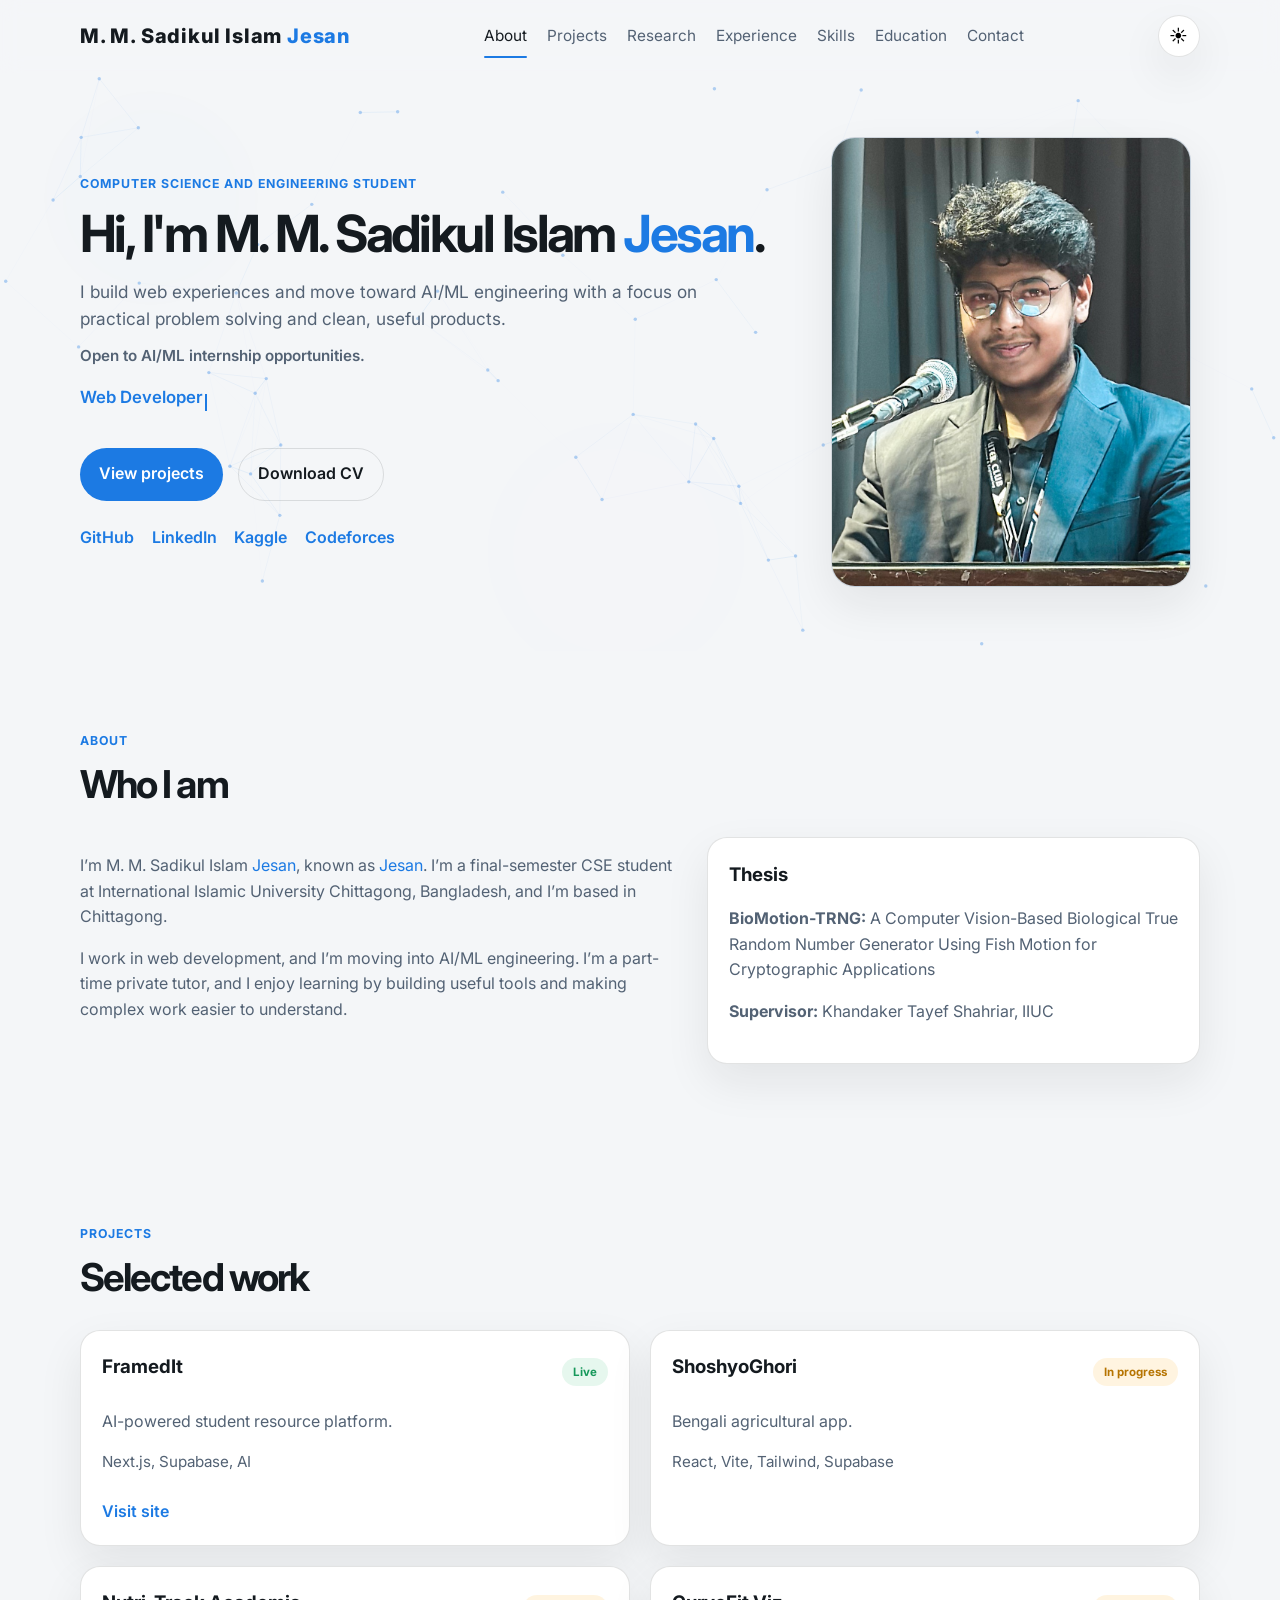
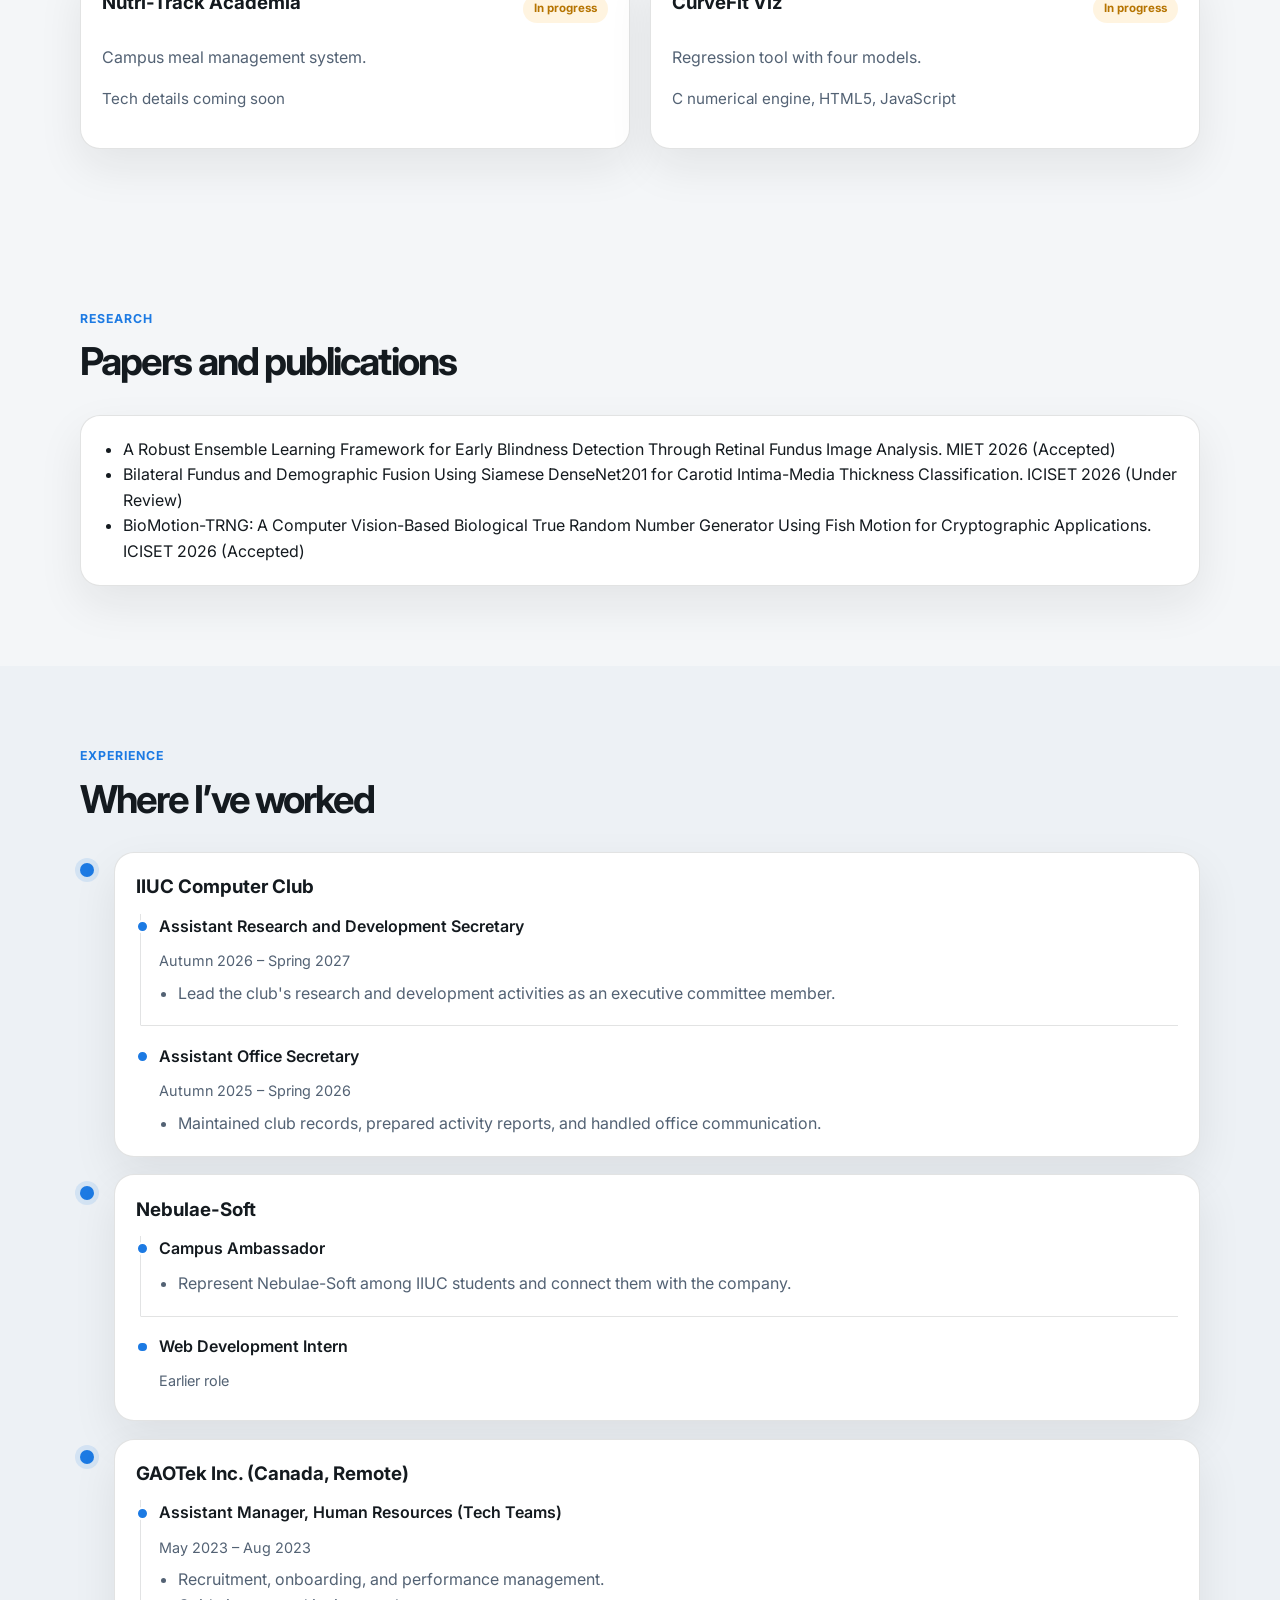
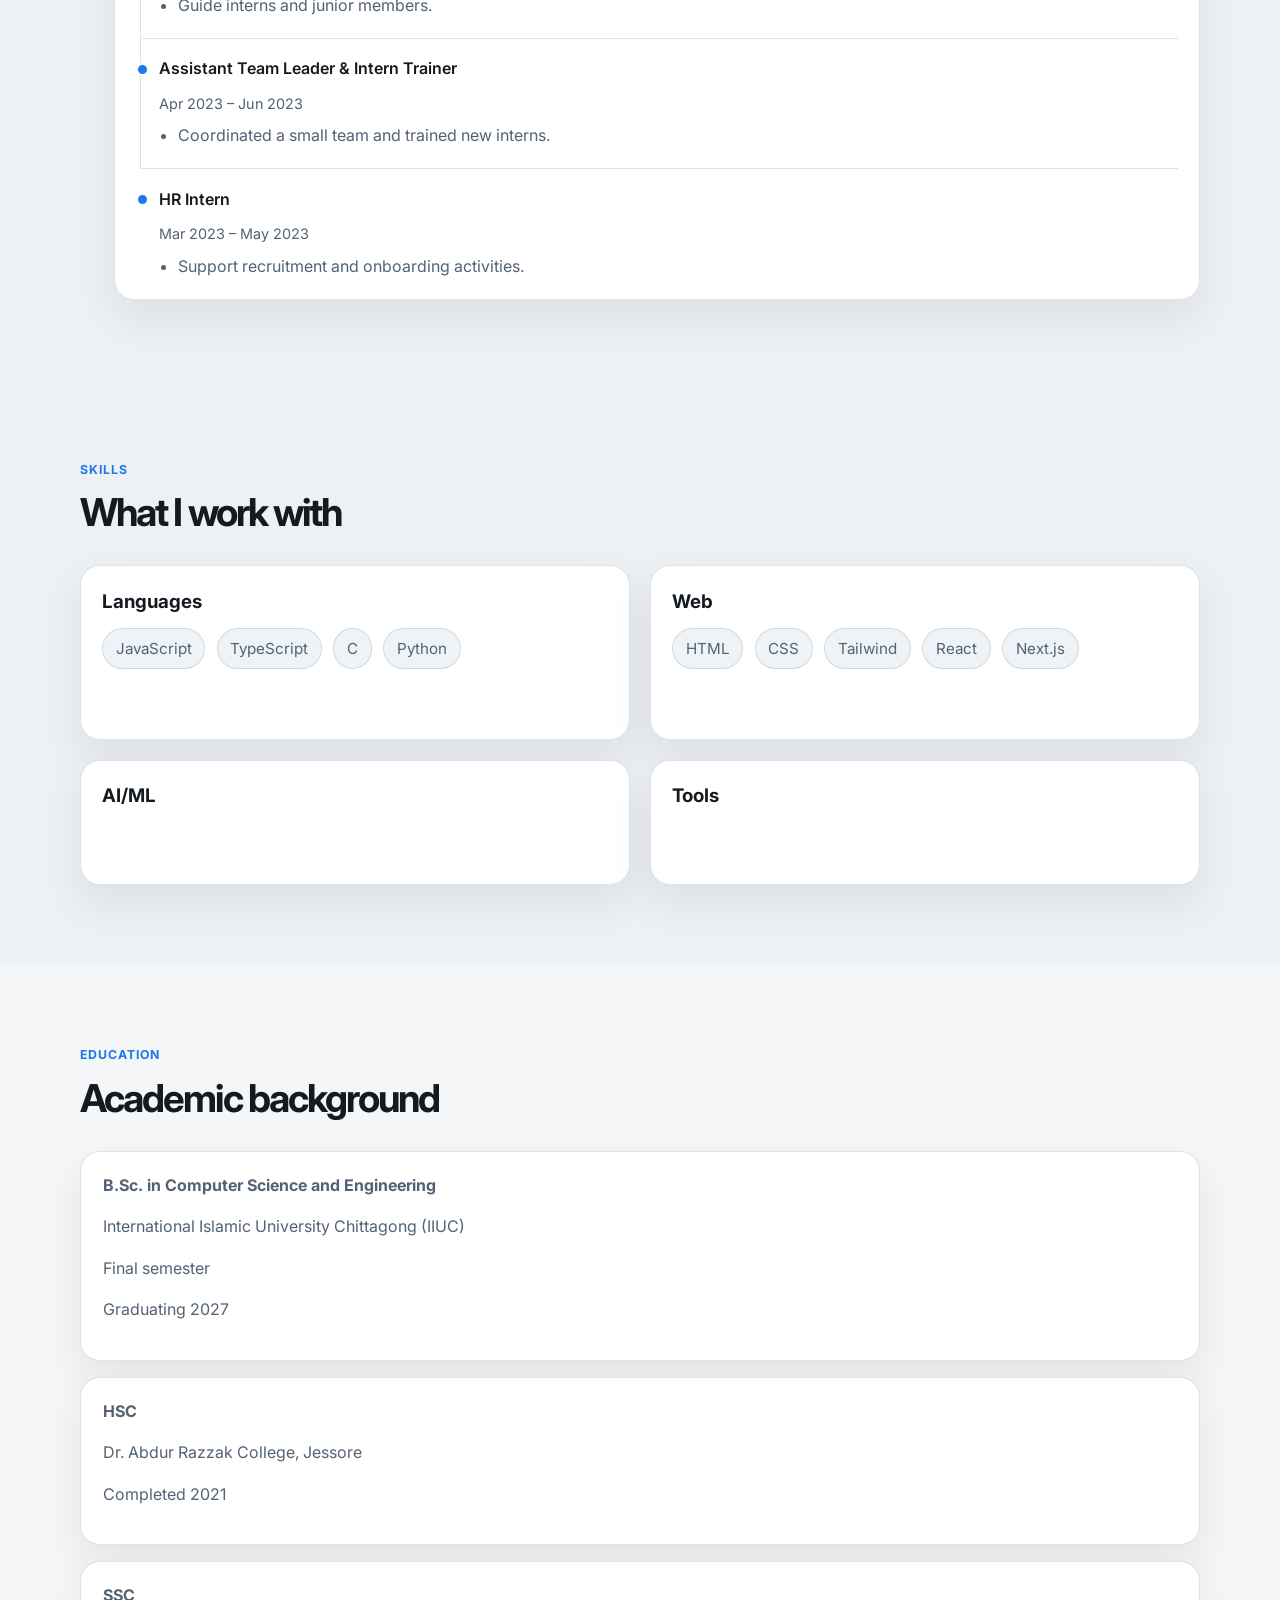
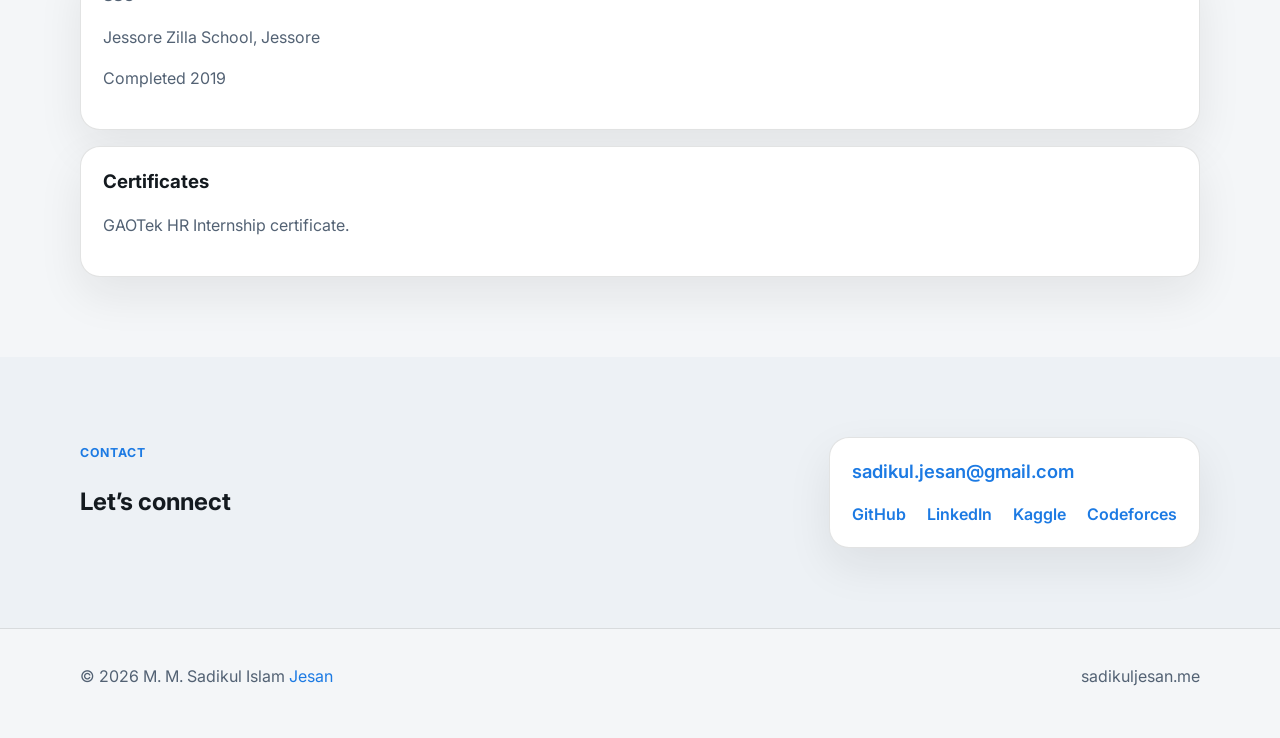
<file: index.html>
<!DOCTYPE html>
<html lang="en">
  <head>
    <meta charset="UTF-8" />
    <meta name="viewport" content="width=device-width, initial-scale=1.0" />
    <title>M. M. Sadikul Islam Jesan | Portfolio</title>
    <meta
      name="description"
      content="M. M. Sadikul Islam Jesan is a final-semester Computer Science and Engineering student from IIUC, Bangladesh, focused on web development and AI/ML engineering."
    />
    <meta property="og:title" content="M. M. Sadikul Islam Jesan | Portfolio" />
    <meta
      property="og:description"
      content="Portfolio website for M. M. Sadikul Islam Jesan, a CSE student and aspiring AI/ML engineer."
    />
    <meta property="og:type" content="website" />
    <meta property="og:image" content="https://sadikuljesan.me/assets/profile.jpg" />
    <meta property="og:url" content="https://sadikuljesan.me/" />
    <meta name="twitter:card" content="summary_large_image" />
    <link rel="icon" type="image/svg+xml" href="favicon.svg" />
    <link rel="preconnect" href="https://fonts.googleapis.com" />
    <link rel="preconnect" href="https://fonts.gstatic.com" crossorigin />
    <link
      href="https://fonts.googleapis.com/css2?family=Inter:wght@400;500;600;700;800&display=swap"
      rel="stylesheet"
    />
    <link rel="stylesheet" href="styles.css" />
  </head>
  <body>
    <header class="site-header">
      <div class="container nav-wrap">
        <a class="brand" href="#hero" aria-label="M. M. Sadikul Islam Jesan home">
          <span class="brand-full">M. M. Sadikul Islam <span class="highlight">Jesan</span></span>
          <span class="brand-short" aria-hidden="true">M. M. S. I. <span class="highlight">Jesan</span></span>
        </a>
        <nav class="site-nav" aria-label="Main navigation">
          <a class="nav-link" href="#about">About</a>
          <a class="nav-link" href="#projects">Projects</a>
          <a class="nav-link" href="#research">Research</a>
          <a class="nav-link" href="#experience">Experience</a>
          <a class="nav-link" href="#skills">Skills</a>
          <a class="nav-link" href="#education">Education</a>
          <a class="nav-link" href="#contact">Contact</a>
        </nav>
        <button class="theme-toggle" type="button" aria-label="Toggle dark mode">
          <span class="toggle-icon" aria-hidden="true">☀️</span>
        </button>
      </div>
    </header>

    <main>
      <section id="hero" class="hero section reveal-section">
        <canvas class="particle-canvas" aria-hidden="true"></canvas>
        <div class="floating-orb orb-1" aria-hidden="true"></div>
        <div class="floating-orb orb-2" aria-hidden="true"></div>
        <div class="floating-orb orb-3" aria-hidden="true"></div>
        <div class="container hero-grid">
          <div class="hero-copy reveal">
            <p class="eyebrow">Computer Science and Engineering Student</p>
            <h1 class="hero-name">Hi, I'm M. M. Sadikul Islam <span class="highlight">Jesan</span>.</h1>
            <p class="intro">
              I build web experiences and move toward AI/ML engineering with a focus on
              practical problem solving and clean, useful products.
            </p>
            <p class="opportunity-note">Open to AI/ML internship opportunities.</p>
            <p class="tagline" aria-live="polite">
              <span class="typing-text"></span>
            </p>
            <div class="hero-actions">
              <a class="button primary" href="#projects">View projects</a>
              <a class="button secondary" href="assets/cv.pdf" target="_blank" rel="noreferrer">Download CV</a>
            </div>
            <ul class="social-links" aria-label="Social media links">
              <li><a href="https://github.com/SJesan" target="_blank" rel="noreferrer">GitHub</a></li>
              <li><a href="https://linkedin.com/in/sadikul-islam-jesan" target="_blank" rel="noreferrer">LinkedIn</a></li>
              <li><a href="https://kaggle.com/sjesan" target="_blank" rel="noreferrer">Kaggle</a></li>
              <li><a href="https://codeforces.com/profile/Sadikul_Jesan" target="_blank" rel="noreferrer">Codeforces</a></li>
            </ul>
          </div>

          <div class="hero-visual">
            <div class="photo-frame">
              <img src="assets/profile.jpg" alt="Portrait of M. M. Sadikul Islam Jesan" />
            </div>
          </div>
        </div>
      </section>

      <section id="about" class="section reveal-section">
        <div class="container">
          <div class="section-heading reveal">
            <p class="eyebrow">About</p>
            <h2>Who I am</h2>
          </div>

          <div class="about-grid reveal">
            <div>
              <p>
                I’m M. M. Sadikul Islam <span class="highlight">Jesan</span>, known as
                <span class="highlight">Jesan</span>. I’m a final-semester CSE student at
                International Islamic University Chittagong, Bangladesh, and I’m based in
                Chittagong.
              </p>
              <p>
                I work in web development, and I’m moving into AI/ML engineering. I’m a
                part-time private tutor, and I enjoy learning by building useful tools and
                making complex work easier to understand.
              </p>
            </div>

            <div class="info-card">
              <h3>Thesis</h3>
              <p>
                <strong>BioMotion-TRNG:</strong> A Computer Vision-Based Biological True Random
                Number Generator Using Fish Motion for Cryptographic Applications
              </p>
              <p>
                <strong>Supervisor:</strong> Khandaker Tayef Shahriar, IIUC
              </p>
            </div>
          </div>
        </div>
      </section>

      <section id="projects" class="section reveal-section">
        <div class="container">
          <div class="section-heading reveal">
            <p class="eyebrow">Projects</p>
            <h2>Selected work</h2>
          </div>

          <div class="project-grid reveal">
            <article class="project-card reveal-card">
              <div class="project-header">
                <h3>FramedIt</h3>
                <span class="status live">Live</span>
              </div>
              <p>AI-powered student resource platform.</p>
              <p class="project-tech">Next.js, Supabase, AI</p>
              <a class="project-link" href="https://framedit.tech" target="_blank" rel="noreferrer">Visit site</a>
            </article>

            <article class="project-card reveal-card">
              <div class="project-header">
                <h3>ShoshyoGhori</h3>
                <span class="status progress">In progress</span>
              </div>
              <p>Bengali agricultural app.</p>
              <p class="project-tech">React, Vite, Tailwind, Supabase</p>
            </article>

            <article class="project-card reveal-card">
              <div class="project-header">
                <h3>Nutri-Track Academia</h3>
                <span class="status progress">In progress</span>
              </div>
              <p>Campus meal management system.</p>
              <p class="project-tech">Tech details coming soon</p>
            </article>

            <article class="project-card reveal-card">
              <div class="project-header">
                <h3>CurveFit Viz</h3>
                <span class="status progress">In progress</span>
              </div>
              <p>Regression tool with four models.</p>
              <p class="project-tech">C numerical engine, HTML5, JavaScript</p>
            </article>
          </div>
        </div>
      </section>

      <section id="research" class="section reveal-section">
        <div class="container">
          <div class="section-heading reveal">
            <p class="eyebrow">Research</p>
            <h2>Papers and publications</h2>
          </div>

          <div class="education-stack reveal">
            <div class="education-card reveal-card">
              <ul class="research-list">
                <li>A Robust Ensemble Learning Framework for Early Blindness Detection Through Retinal Fundus Image Analysis. MIET 2026 (Accepted)</li>
                <li>Bilateral Fundus and Demographic Fusion Using Siamese DenseNet201 for Carotid Intima-Media Thickness Classification. ICISET 2026 (Under Review)</li>
                <li>BioMotion-TRNG: A Computer Vision-Based Biological True Random Number Generator Using Fish Motion for Cryptographic Applications. ICISET 2026 (Accepted)</li>
              </ul>
            </div>
          </div>
        </div>
      </section>

      <section id="experience" class="section alt-section reveal-section">
        <div class="container">
          <div class="section-heading reveal">
            <p class="eyebrow">Experience</p>
            <h2>Where I’ve worked</h2>
          </div>

          <div class="timeline reveal">
            <article class="timeline-item reveal-card">
              <div class="timeline-bullet" aria-hidden="true"></div>
              <div class="timeline-content">
                <h3>IIUC Computer Club</h3>
                <div class="role-blocks">
                  <div class="role-block">
                    <p class="role">Assistant Research and Development Secretary</p>
                    <p class="role-note">Autumn 2026 – Spring 2027</p>
                    <ul>
                      <li>Lead the club's research and development activities as an executive committee member.</li>
                    </ul>
                  </div>
                  <div class="role-block">
                    <p class="role">Assistant Office Secretary</p>
                    <p class="role-note">Autumn 2025 – Spring 2026</p>
                    <ul>
                      <li>Maintained club records, prepared activity reports, and handled office communication.</li>
                    </ul>
                  </div>
                </div>
              </div>
            </article>

            <article class="timeline-item reveal-card">
              <div class="timeline-bullet" aria-hidden="true"></div>
              <div class="timeline-content">
                <h3>Nebulae-Soft</h3>
                <div class="role-blocks">
                  <div class="role-block">
                    <p class="role">Campus Ambassador</p>
                    <ul>
                      <li>Represent Nebulae-Soft among IIUC students and connect them with the company.</li>
                    </ul>
                  </div>
                  <div class="role-block">
                    <p class="role">Web Development Intern</p>
                    <p class="role-note">Earlier role</p>
                  </div>
                </div>
              </div>
            </article>

            <article class="timeline-item reveal-card">
              <div class="timeline-bullet" aria-hidden="true"></div>
              <div class="timeline-content">
                <h3>GAOTek Inc. (Canada, Remote)</h3>
                <div class="role-blocks">
                  <div class="role-block">
                    <p class="role">Assistant Manager, Human Resources (Tech Teams)</p>
                    <p class="role-note">May 2023 – Aug 2023</p>
                    <ul>
                      <li>Recruitment, onboarding, and performance management.</li>
                      <li>Guide interns and junior members.</li>
                    </ul>
                  </div>
                  <div class="role-block">
                    <p class="role">Assistant Team Leader &amp; Intern Trainer</p>
                    <p class="role-note">Apr 2023 – Jun 2023</p>
                    <ul>
                      <li>Coordinated a small team and trained new interns.</li>
                    </ul>
                  </div>
                  <div class="role-block">
                    <p class="role">HR Intern</p>
                    <p class="role-note">Mar 2023 – May 2023</p>
                    <ul>
                      <li>Support recruitment and onboarding activities.</li>
                    </ul>
                  </div>
                </div>
              </div>
            </article>
          </div>
        </div>
      </section>

      <section id="skills" class="section alt-section reveal-section">
        <div class="container">
          <div class="section-heading reveal">
            <p class="eyebrow">Skills</p>
            <h2>What I work with</h2>
          </div>

          <div class="skills-grid reveal">
            <div class="skill-group reveal-card">
              <h3>Languages</h3>
              <ul>
                <li class="skill-tag">JavaScript</li>
                <li class="skill-tag">TypeScript</li>
                <li class="skill-tag">C</li>
                <li class="skill-tag">Python</li>
              </ul>
            </div>

            <div class="skill-group reveal-card">
              <h3>Web</h3>
              <ul>
                <li class="skill-tag">HTML</li>
                <li class="skill-tag">CSS</li>
                <li class="skill-tag">Tailwind</li>
                <li class="skill-tag">React</li>
                <li class="skill-tag">Next.js</li>
                <li class="skill-tag">Supabase</li>
              </ul>
            </div>

            <div class="skill-group reveal-card">
              <h3>AI/ML</h3>
              <ul>
                <li class="skill-tag">scikit-learn</li>
                <li class="skill-tag">Gemini API</li>
                <li class="skill-tag">Jupyter</li>
              </ul>
            </div>

            <div class="skill-group reveal-card">
              <h3>Tools</h3>
              <ul>
                <li class="skill-tag">Git</li>
                <li class="skill-tag">GitHub</li>
                <li class="skill-tag">VS Code</li>
                <li class="skill-tag">Cisco Packet Tracer</li>
              </ul>
            </div>
          </div>
        </div>
      </section>

      <section id="education" class="section reveal-section">
        <div class="container">
          <div class="section-heading reveal">
            <p class="eyebrow">Education</p>
            <h2>Academic background</h2>
          </div>

          <div class="education-stack reveal">
            <div class="education-card reveal-card">
              <p class="degree">B.Sc. in Computer Science and Engineering</p>
              <p>International Islamic University Chittagong (IIUC)</p>
              <p>Final semester</p>
              <p>Graduating 2027</p>
            </div>

            <div class="education-card reveal-card">
              <p class="degree">HSC</p>
              <p>Dr. Abdur Razzak College, Jessore</p>
              <p>Completed 2021</p>
            </div>

            <div class="education-card reveal-card">
              <p class="degree">SSC</p>
              <p>Jessore Zilla School, Jessore</p>
              <p>Completed 2019</p>
            </div>

            <div class="education-card reveal-card">
              <h3>Certificates</h3>
              <p>GAOTek HR Internship certificate.</p>
            </div>

          </div>
        </div>
      </section>

      <section id="contact" class="section contact-section alt-section reveal-section">
        <div class="container contact-wrap reveal">
          <div>
            <p class="eyebrow">Contact</p>
            <h2>Let’s connect</h2>
          </div>

          <div class="contact-box reveal-card">
            <button class="copy-email" type="button" data-email="sadikul.jesan@gmail.com" aria-label="Copy email address">
              <span>sadikul.jesan@gmail.com</span>
              <span class="copy-status" role="status" aria-live="polite"></span>
            </button>
            <div class="contact-links">
              <a href="https://github.com/SJesan" target="_blank" rel="noreferrer">GitHub</a>
              <a href="https://linkedin.com/in/sadikul-islam-jesan" target="_blank" rel="noreferrer">LinkedIn</a>
              <a href="https://kaggle.com/sjesan" target="_blank" rel="noreferrer">Kaggle</a>
              <a href="https://codeforces.com/profile/Sadikul_Jesan" target="_blank" rel="noreferrer">Codeforces</a>
            </div>
          </div>
        </div>
      </section>
    </main>

    <footer class="site-footer">
      <div class="container footer-wrap">
        <p>© <span id="year"></span> M. M. Sadikul Islam <span class="highlight">Jesan</span></p>
        <a href="/">sadikuljesan.me</a>
      </div>
    </footer>

    <button class="back-to-top" type="button" aria-label="Back to top" aria-hidden="true" tabindex="-1">
      <span aria-hidden="true">↑</span>
    </button>

    <script src="script.js"></script>
  </body>
</html>
</file>
<file: styles.css>
:root {
  color-scheme: light;
  --bg: #f4f6f8;
  --bg-alt: #edf1f5;
  --panel: #ffffff;
  --panel-strong: #eef3f7;
  --text: #141a1f;
  --muted: #536274;
  --border: rgba(20, 26, 31, 0.12);
  --accent: #1c7ae3;
  --accent-strong: #1458b5;
  --shadow: 0 18px 45px rgba(20, 26, 31, 0.08);
}

body.dark {
  color-scheme: dark;
  --bg: #0d1117;
  --bg-alt: #121a24;
  --panel: #141d2a;
  --panel-strong: #1a2635;
  --text: #edf3f8;
  --muted: #9aa8b7;
  --border: rgba(237, 243, 248, 0.1);
  --accent: #7ab6ff;
  --accent-strong: #9ac8ff;
  --shadow: 0 20px 45px rgba(0, 0, 0, 0.32);
}

* {
  box-sizing: border-box;
}

html {
  scroll-behavior: smooth;
}

body {
  margin: 0;
  font-family: "Inter", sans-serif;
  background: var(--bg);
  color: var(--text);
  line-height: 1.6;
  opacity: 0;
  transition: background-color 0.25s ease, color 0.25s ease, opacity 0.4s ease;
}

body.loaded {
  opacity: 1;
}

a {
  color: inherit;
  text-decoration: none;
}

img {
  max-width: 100%;
  display: block;
}

button {
  font: inherit;
}

.container {
  width: min(1120px, calc(100% - 2rem));
  margin: 0 auto;
}

.section {
  padding: 5rem 0;
}

.alt-section {
  background: var(--bg-alt);
}

.site-header {
  position: sticky;
  top: 0;
  z-index: 20;
  background: rgba(244, 246, 248, 0.72);
  backdrop-filter: blur(10px);
  border-bottom: 1px solid transparent;
  transition: background-color 0.25s ease, box-shadow 0.25s ease, border-color 0.25s ease;
}

.site-header.scrolled {
  background: rgba(244, 246, 248, 0.85);
  border-color: var(--border);
  box-shadow: 0 10px 22px rgba(20, 26, 31, 0.06);
}

body.dark .site-header {
  background: rgba(13, 17, 23, 0.72);
}

body.dark .site-header.scrolled {
  background: rgba(13, 17, 23, 0.88);
  box-shadow: 0 10px 22px rgba(0, 0, 0, 0.2);
}

.nav-wrap {
  display: flex;
  align-items: center;
  justify-content: space-between;
  min-height: 72px;
  gap: 1rem;
}

.brand {
  font-size: 1.25rem;
  font-weight: 800;
  letter-spacing: 0.04em;
  white-space: nowrap;
}

.brand-short {
  display: none;
}

.highlight {
  color: var(--accent);
}

.site-nav {
  display: flex;
  align-items: center;
  gap: 1.25rem;
  font-size: 0.96rem;
  color: var(--muted);
}

.nav-link {
  position: relative;
  transition: color 0.2s ease, transform 0.2s ease;
}

.nav-link:hover,
.nav-link:focus-visible,
.nav-link.active {
  color: var(--text);
}

.nav-link.active::after {
  content: "";
  position: absolute;
  left: 0;
  right: 0;
  bottom: -0.6rem;
  height: 2px;
  background: var(--accent);
  border-radius: 999px;
}

.theme-toggle {
  width: 42px;
  height: 42px;
  border: 1px solid var(--border);
  background: var(--panel);
  border-radius: 50%;
  cursor: pointer;
  display: inline-flex;
  align-items: center;
  justify-content: center;
  box-shadow: var(--shadow);
}

.toggle-icon {
  font-size: 1.1rem;
}

.hero {
  position: relative;
  overflow: hidden;
  padding-top: 4rem;
  padding-bottom: 4rem;
}

.particle-canvas {
  position: absolute;
  inset: 0;
  z-index: 0;
  width: 100%;
  height: 100%;
  pointer-events: none;
}

.hero .floating-orb {
  z-index: 1;
  opacity: 0.06;
}

.hero-grid {
  position: relative;
  z-index: 2;
  display: grid;
  grid-template-columns: 1.3fr 0.7fr;
  gap: 2.5rem;
  align-items: center;
}

.eyebrow {
  margin: 0 0 0.75rem;
  color: var(--accent);
  text-transform: uppercase;
  letter-spacing: 0.08em;
  font-weight: 700;
  font-size: 0.77rem;
}

.hero h1,
.section-heading h2 {
  margin: 0;
  line-height: 1.1;
}

.hero-name {
  font-size: clamp(2.6rem, 4vw, 4.8rem);
  letter-spacing: -0.05em;
  animation: fadeUp 0.7s ease both;
}

.intro {
  max-width: 42rem;
  margin-top: 1rem;
  margin-bottom: 0;
  font-size: 1.08rem;
  color: var(--muted);
  animation: fadeUp 0.7s ease 0.1s both;
}

.opportunity-note {
  margin: 0.7rem 0 0;
  color: var(--muted);
  font-size: 0.95rem;
  font-weight: 600;
}

.tagline {
  min-height: 2.2rem;
  margin: 1rem 0 0;
  font-size: 1.05rem;
  font-weight: 600;
  color: var(--accent);
  opacity: 0;
  animation: fadeUp 0.7s ease 0.2s both;
}

.typing-text {
  display: inline-block;
  min-width: 1px;
}

.typing-text::after {
  content: "";
  display: inline-block;
  width: 2px;
  height: 1.05em;
  margin-left: 0.15rem;
  vertical-align: bottom;
  background: var(--accent);
  animation: blink 0.8s steps(1) infinite;
}

.hero-actions {
  margin-top: 1.75rem;
  display: flex;
  flex-wrap: wrap;
  gap: 0.9rem;
}

.button {
  display: inline-flex;
  align-items: center;
  justify-content: center;
  min-height: 46px;
  padding: 0.8rem 1.2rem;
  border-radius: 999px;
  font-weight: 600;
  transition: transform 0.2s ease, background-color 0.2s ease, border-color 0.2s ease, box-shadow 0.2s ease;
}

.button:hover,
.button:focus-visible,
.project-link:hover,
.project-link:focus-visible,
.contact-box a:hover,
.contact-box a:focus-visible,
.social-links a:hover,
.social-links a:focus-visible,
.nav-link:hover,
.nav-link:focus-visible {
  transform: translateY(-1px);
}

.button.primary {
  background: var(--accent);
  color: #fff;
}

.button.primary:hover,
.button.primary:focus-visible {
  background: var(--accent-strong);
}

.button.secondary {
  background: transparent;
  border: 1px solid var(--border);
  color: var(--text);
}

.social-links {
  list-style: none;
  padding: 0;
  margin: 1.5rem 0 0;
  display: flex;
  flex-wrap: wrap;
  gap: 0.8rem 1.1rem;
  color: var(--muted);
}

.social-links a,
.contact-box a,
.contact-links a,
.project-link {
  color: var(--accent);
  font-weight: 600;
  transition: transform 0.2s ease, opacity 0.2s ease, color 0.2s ease;
}

.hero-visual {
  display: flex;
  justify-content: center;
}

.photo-frame {
  width: min(100%, 360px);
  aspect-ratio: 4 / 5;
  border-radius: 24px;
  background: linear-gradient(135deg, rgba(28, 122, 227, 0.12), rgba(28, 122, 227, 0.02));
  border: 1px solid var(--border);
  box-shadow: var(--shadow);
  overflow: hidden;
}

.photo-frame img {
  width: 100%;
  height: 100%;
  object-fit: cover;
}

.section-heading {
  margin-bottom: 2rem;
}

.section-heading h2 {
  font-size: clamp(2rem, 3vw, 3rem);
  letter-spacing: -0.05em;
}

.reveal,
.reveal-card,
.reveal-section {
  opacity: 0;
  transform: translateY(22px);
  transition: opacity 0.6s ease, transform 0.6s ease;
}

.reveal.visible,
.reveal-card.visible,
.reveal-section.visible {
  opacity: 1;
  transform: translateY(0);
}

.reveal-card {
  transition-delay: 0.06s;
}

.project-card.reveal-card {
  transition-delay: 0.1s;
}

.about-grid {
  display: grid;
  grid-template-columns: 1.1fr 0.9fr;
  gap: 1.5rem;
}

.about-grid p,
.info-card p,
.education-card p,
.project-card p,
.timeline-content li,
.skill-group li {
  color: var(--muted);
}

.info-card,
.education-card,
.project-card,
.skill-group,
.timeline-content,
.contact-box {
  background: var(--panel);
  border: 1px solid var(--border);
  border-radius: 20px;
  box-shadow: var(--shadow);
}

.info-card {
  padding: 1.4rem 1.3rem;
}

.info-card h3,
.education-card h3,
.skill-group h3,
.project-header h3,
.timeline-content h3 {
  margin-top: 0;
  margin-bottom: 0.7rem;
}

.timeline {
  display: grid;
  gap: 1.1rem;
}

.timeline-item {
  display: grid;
  grid-template-columns: 18px 1fr;
  gap: 1rem;
  align-items: flex-start;
}

.timeline-item.smaller-margin {
  margin-left: 0.75rem;
}

.timeline-bullet {
  width: 14px;
  height: 14px;
  border-radius: 50%;
  background: var(--accent);
  margin-top: 0.7rem;
  box-shadow: 0 0 0 5px rgba(28, 122, 227, 0.12);
}

.timeline-content {
  padding: 1.2rem 1.3rem;
}

.role-blocks {
  display: grid;
}

.role-block {
  position: relative;
  margin-left: 0.25rem;
  padding: 0 0 1.2rem 1.15rem;
  border-left: 1px solid var(--border);
}

.role-block:last-child {
  padding-bottom: 0;
  border-left-color: transparent;
}

.role-block + .role-block {
  padding-top: 1.1rem;
  border-top: 1px solid var(--border);
}

.role-block::before {
  position: absolute;
  top: 0.4rem;
  left: -0.3rem;
  width: 0.55rem;
  height: 0.55rem;
  border: 2px solid var(--panel);
  border-radius: 50%;
  background: var(--accent);
  content: "";
}

.role-block + .role-block::before {
  top: 1.5rem;
}

.role {
  margin: 0 0 0.6rem;
  font-weight: 600;
  color: var(--text);
}

.role-note {
  margin: 0 0 0.55rem;
  color: var(--muted);
  font-size: 0.9rem;
}

.timeline-content ul,
.research-list,
.skill-group ul {
  margin: 0;
  padding-left: 1.2rem;
}

.project-grid,
.skills-grid {
  display: grid;
  grid-template-columns: repeat(2, minmax(0, 1fr));
  gap: 1.25rem;
}

.project-card {
  padding: 1.3rem;
  transition: transform 0.25s ease, box-shadow 0.25s ease, border-color 0.25s ease;
}

.project-card:hover,
.project-card:focus-within {
  transform: translateY(-6px);
  box-shadow: 0 18px 36px rgba(20, 26, 31, 0.11);
}

.project-header {
  display: flex;
  align-items: center;
  justify-content: space-between;
  gap: 0.8rem;
}

.status {
  display: inline-flex;
  align-items: center;
  justify-content: center;
  min-height: 28px;
  padding: 0.25rem 0.7rem;
  border-radius: 999px;
  font-size: 0.72rem;
  font-weight: 700;
}

.status.live {
  background: rgba(48, 184, 119, 0.12);
  color: #16985a;
}

.status.coming {
  background: rgba(255, 165, 0, 0.12);
  color: #b67400;
}

.status.progress {
  background: rgba(255, 165, 0, 0.12);
  color: #b67400;
}

.project-tech {
  margin: 0.75rem 0 1rem;
  font-size: 0.95rem;
}

.project-link,
.project-link.muted {
  display: inline-flex;
  margin-top: 0.5rem;
}

.project-link.muted {
  color: var(--muted);
}

.skill-group {
  padding: 1.3rem;
}

.skill-group ul {
  display: flex;
  flex-wrap: wrap;
  gap: 0.5rem 0.7rem;
  list-style: none;
  padding-left: 0;
}

.skill-group li {
  background: var(--panel-strong);
  border: 1px solid var(--border);
  border-radius: 999px;
  padding: 0.45rem 0.8rem;
  font-size: 0.95rem;
}

.skill-tag {
  opacity: 0;
  transform: translateY(12px) scale(0.98);
  transition: opacity 0.35s ease, transform 0.35s ease;
}

.skill-tag.visible {
  opacity: 1;
  transform: translateY(0) scale(1);
}

.education-stack {
  display: grid;
  gap: 1rem;
}

.education-card {
  padding: 1.3rem 1.4rem;
}

.degree {
  margin-top: 0;
  margin-bottom: 0.45rem;
  font-weight: 700;
  color: var(--text);
}

.contact-wrap {
  display: flex;
  align-items: center;
  justify-content: space-between;
  gap: 1.5rem;
  flex-wrap: wrap;
}

.contact-box {
  padding: 1.2rem 1.4rem;
  display: grid;
  gap: 1rem;
}

.contact-box > a {
  font-size: 1.15rem;
}

.copy-email {
  display: inline-flex;
  flex-wrap: wrap;
  align-items: baseline;
  gap: 0.55rem;
  padding: 0;
  border: 0;
  background: transparent;
  color: var(--accent);
  font: inherit;
  font-size: 1.15rem;
  font-weight: 600;
  text-align: left;
  cursor: pointer;
}

.copy-email:hover,
.copy-email:focus-visible {
  color: var(--accent-strong);
}

.copy-status {
  color: var(--muted);
  font-size: 0.8rem;
  font-weight: 500;
}

.contact-links {
  display: flex;
  flex-wrap: wrap;
  gap: 0.8rem 1.3rem;
}

.floating-orb {
  position: absolute;
  border-radius: 50%;
  filter: blur(20px);
  opacity: 0.35;
  pointer-events: none;
  animation: float 12s ease-in-out infinite alternate;
}

.orb-1 {
  width: 200px;
  height: 200px;
  background: rgba(28, 122, 227, 0.18);
  top: 25px;
  left: 4%;
}

.orb-2 {
  width: 180px;
  height: 180px;
  background: rgba(37, 182, 153, 0.14);
  right: 8%;
  top: 8%;
  animation-delay: 1.4s;
}

.orb-3 {
  width: 260px;
  height: 260px;
  background: rgba(142, 120, 255, 0.12);
  bottom: -30px;
  left: 38%;
  animation-delay: 0.8s;
}

.site-footer {
  border-top: 1px solid var(--border);
  padding: 1.2rem 0 2rem;
}

.footer-wrap {
  display: flex;
  justify-content: space-between;
  align-items: center;
  gap: 1rem;
  flex-wrap: wrap;
  color: var(--muted);
}

.back-to-top {
  position: fixed;
  right: 1.25rem;
  bottom: 1.25rem;
  z-index: 15;
  width: 46px;
  height: 46px;
  border: 1px solid var(--border);
  border-radius: 50%;
  background: var(--panel);
  color: var(--text);
  box-shadow: var(--shadow);
  font-size: 1.45rem;
  cursor: pointer;
  opacity: 0;
  transform: translateY(10px);
  pointer-events: none;
  transition: opacity 0.2s ease, transform 0.2s ease, background-color 0.2s ease;
}

.back-to-top.visible {
  opacity: 1;
  transform: translateY(0);
  pointer-events: auto;
}

@keyframes fadeUp {
  from {
    opacity: 0;
    transform: translateY(16px);
  }
  to {
    opacity: 1;
    transform: translateY(0);
  }
}

@keyframes blink {
  0%,
  50% {
    opacity: 1;
  }
  50.01%,
  100% {
    opacity: 0;
  }
}

@keyframes float {
  0% {
    transform: translate3d(0, 0, 0) scale(1);
  }
  100% {
    transform: translate3d(0, -18px, 0) scale(1.08);
  }
}

@media (max-width: 900px) {
  .hero-grid,
  .about-grid,
  .project-grid,
  .skills-grid {
    grid-template-columns: 1fr;
  }

  .site-nav {
    display: none;
  }
}

@media (max-width: 640px) {
  .section {
    padding: 4rem 0;
  }

  .hero {
    padding-top: 3rem;
  }

  .hero-actions,
  .social-links,
  .contact-links,
  .footer-wrap {
    flex-direction: column;
    align-items: flex-start;
  }

  .button {
    width: 100%;
  }

  .nav-wrap {
    min-height: 64px;
  }

  .brand-full {
    display: none;
  }

  .brand-short {
    display: inline;
  }

  .floating-orb {
    opacity: 0.18;
  }
}

@media (prefers-reduced-motion: reduce) {
  html {
    scroll-behavior: auto;
  }

  *,
  *::before,
  *::after {
    animation-duration: 0.01ms !important;
    animation-iteration-count: 1 !important;
    transition-duration: 0.01ms !important;
    scroll-behavior: auto !important;
  }

  body,
  .reveal,
  .reveal-card,
  .reveal-section,
  .skill-tag {
    opacity: 1 !important;
    transform: none !important;
  }
}
</file>
